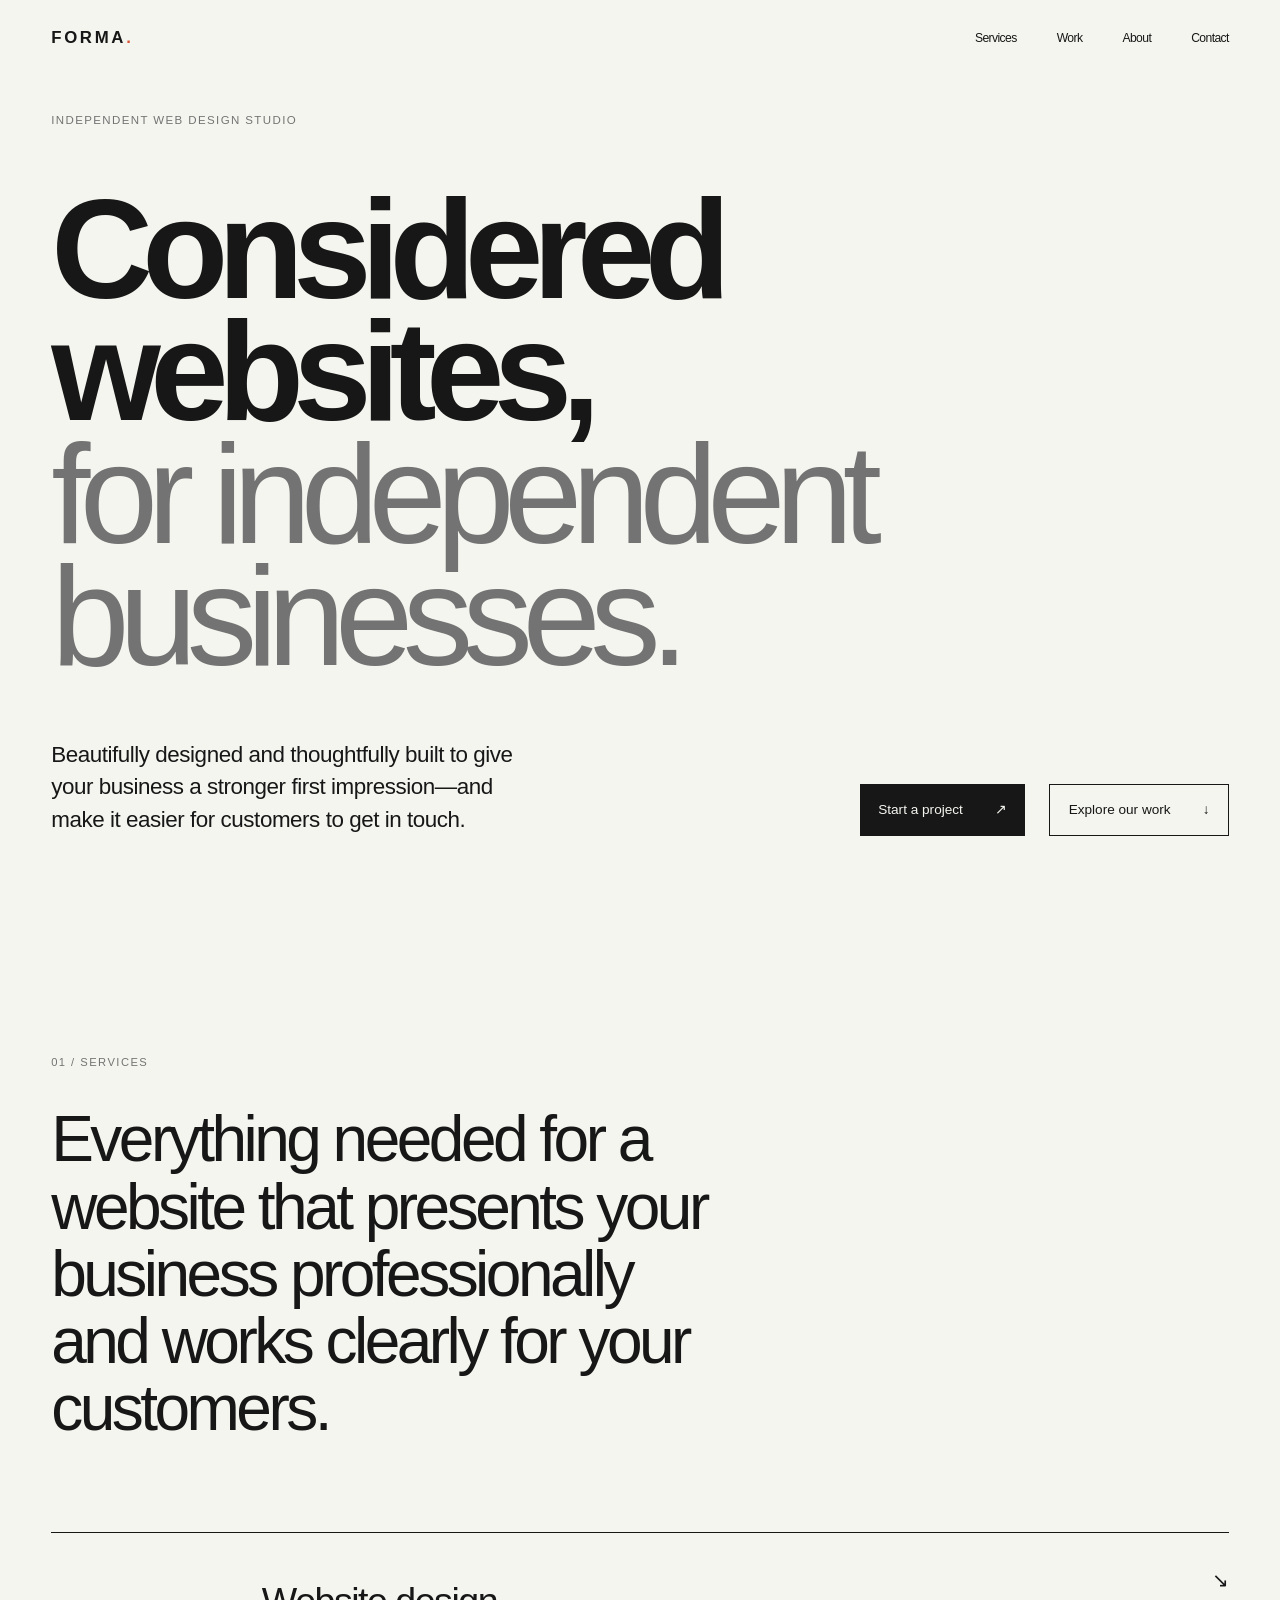
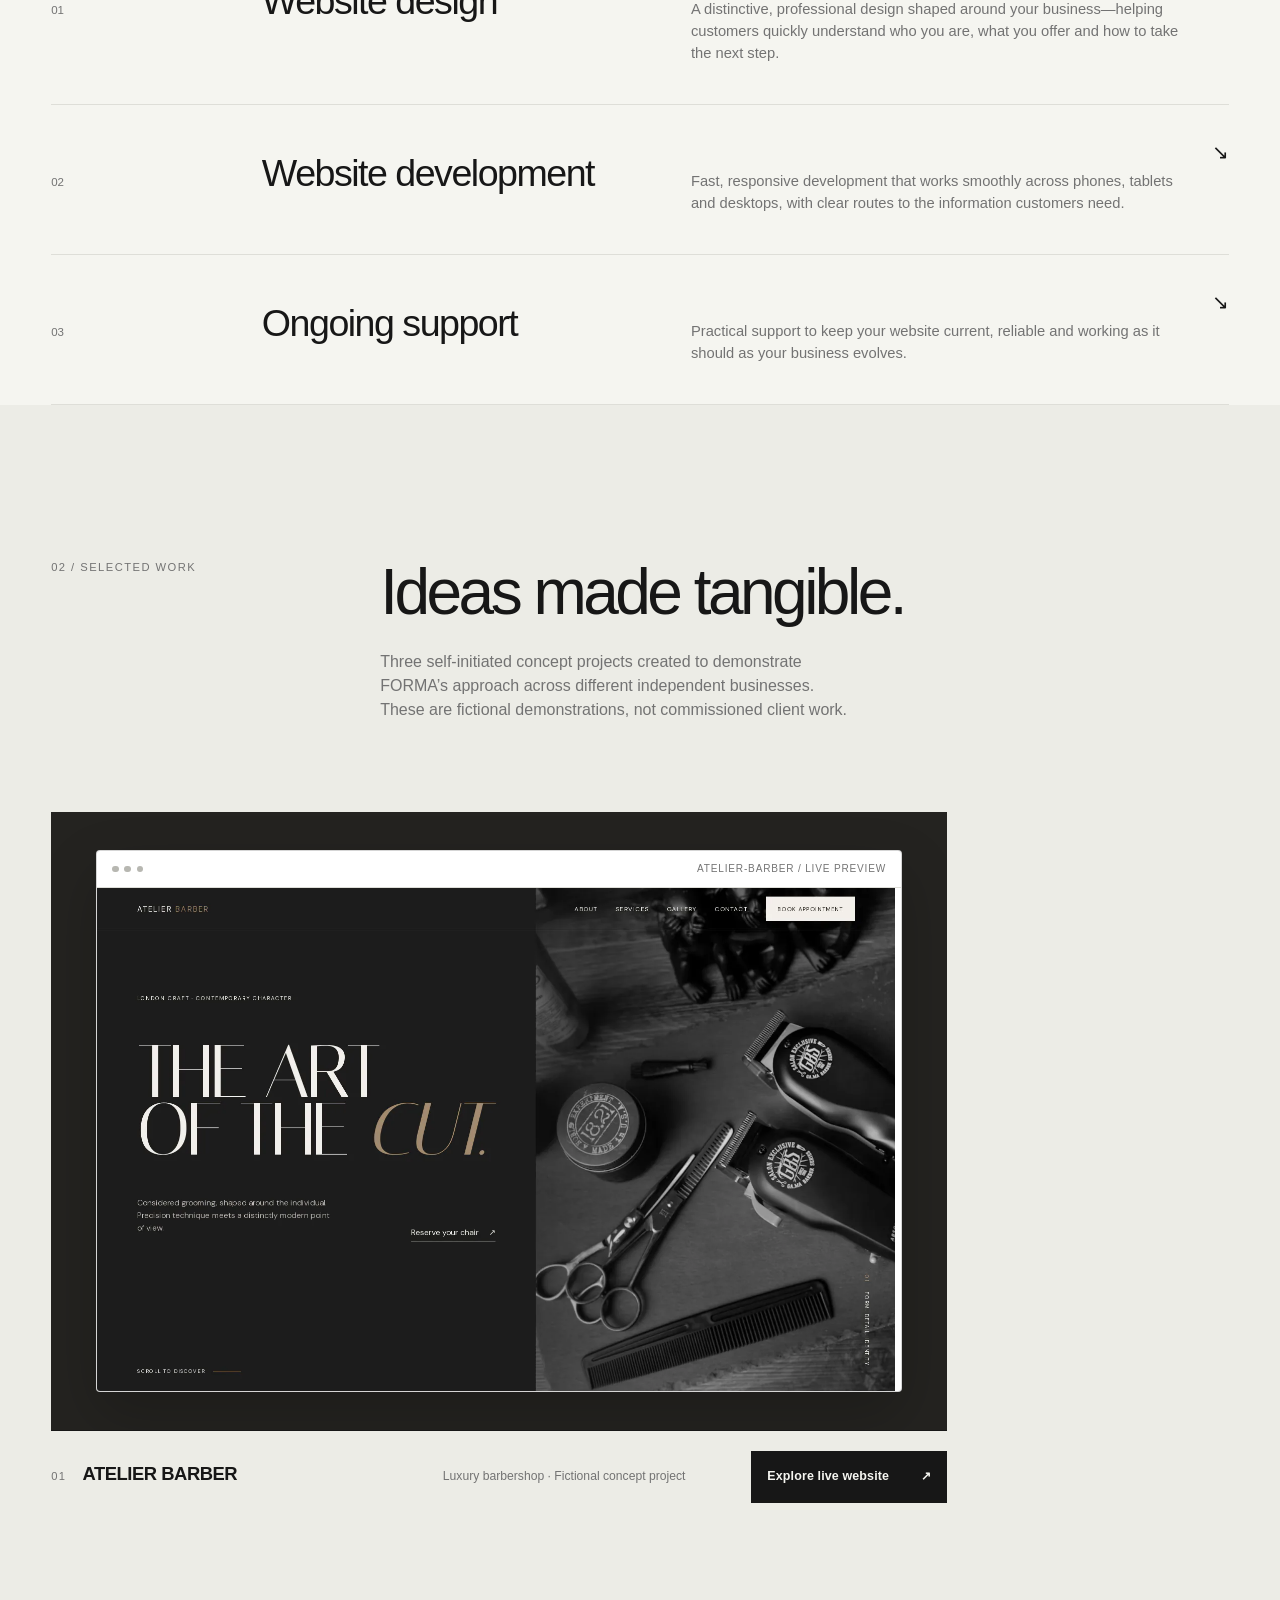
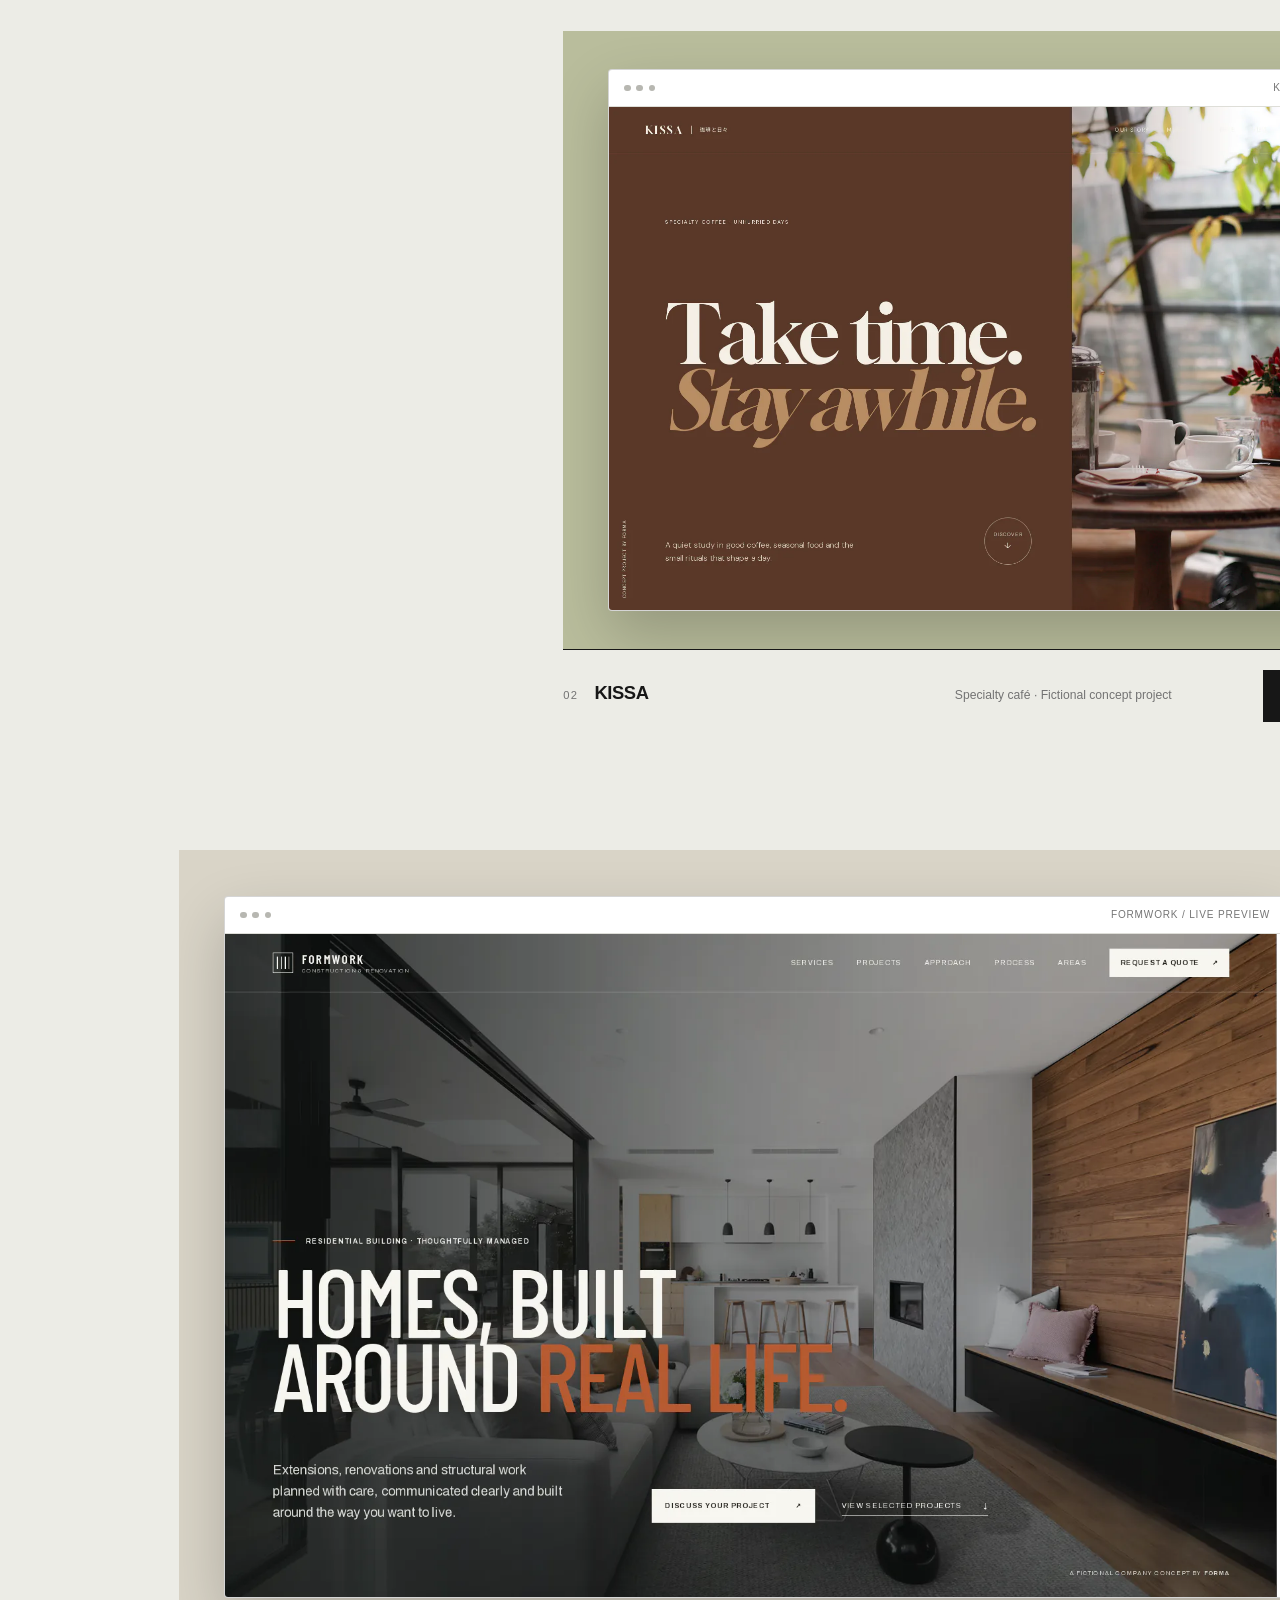
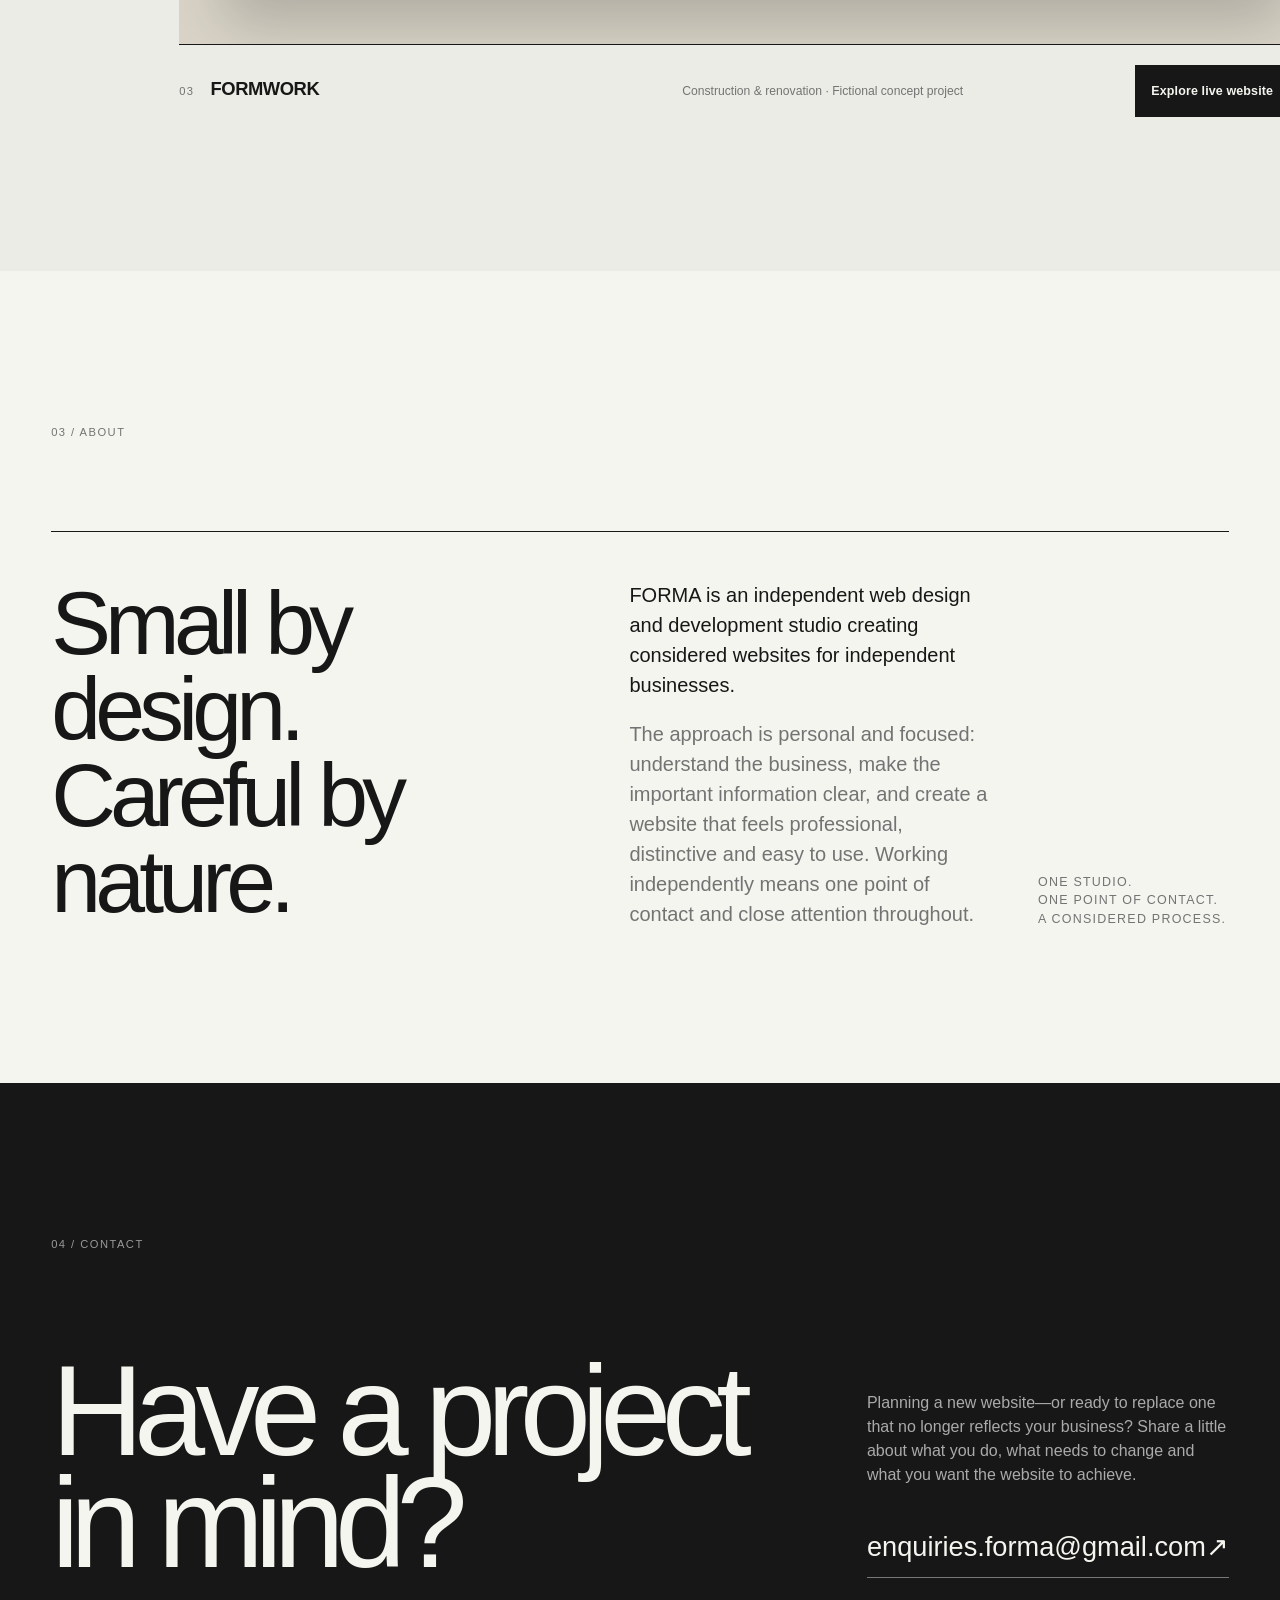
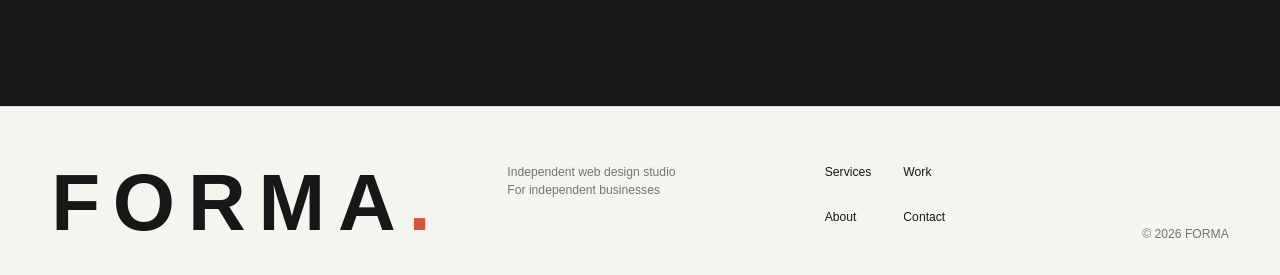
<file: index.html>
<!doctype html>
<html lang="en">
  <head>
    <meta charset="UTF-8" />
    <meta name="viewport" content="width=device-width, initial-scale=1.0" />
    <meta name="description" content="FORMA designs and builds considered websites that help independent businesses make a stronger first impression and make it easier for customers to get in touch." />
    <meta name="theme-color" content="#f5f5f0" />
    <meta property="og:title" content="FORMA — Considered websites for independent businesses" />
    <meta property="og:description" content="Beautifully designed, thoughtfully built websites for independent businesses." />
    <meta property="og:type" content="website" />
    <meta property="og:url" content="https://forma-website-5v5.pages.dev/" />
    <meta property="og:site_name" content="FORMA" />
    <meta property="og:image" content="https://forma-website-5v5.pages.dev/assets/branding/forma-social.png" />
    <meta property="og:image:type" content="image/png" />
    <meta property="og:image:width" content="1200" />
    <meta property="og:image:height" content="630" />
    <meta property="og:image:alt" content="FORMA — Considered websites for independent businesses" />
    <meta name="twitter:card" content="summary_large_image" />
    <meta name="twitter:title" content="FORMA — Considered websites for independent businesses" />
    <meta name="twitter:description" content="Beautifully designed, thoughtfully built websites for independent businesses." />
    <meta name="twitter:image" content="https://forma-website-5v5.pages.dev/assets/branding/forma-social.png" />
    <meta name="twitter:image:alt" content="FORMA — Considered websites for independent businesses" />
    <title>FORMA — Considered websites for independent businesses</title>
    <link rel="canonical" href="https://forma-website-5v5.pages.dev/" />
    <link rel="icon" href="assets/branding/favicon.svg" type="image/svg+xml" />
    <link rel="stylesheet" href="styles.css" />
    <script src="script.js" defer></script>
  </head>
  <body>
    <a class="skip-link" href="#main">Skip to content</a>

    <header class="site-header" data-header>
      <div class="nav-shell">
        <a class="wordmark" href="#top" aria-label="FORMA, back to top">FORMA<span aria-hidden="true">.</span></a>

        <button class="menu-toggle" type="button" aria-expanded="false" aria-controls="primary-navigation">
          <span class="menu-label">Menu</span>
          <span class="menu-icon" aria-hidden="true"><i></i><i></i></span>
        </button>

        <nav class="primary-nav" id="primary-navigation" aria-label="Primary navigation">
          <a href="#services">Services</a>
          <a href="#work">Work</a>
          <a href="#about">About</a>
          <a href="#contact">Contact</a>
        </nav>
      </div>
    </header>

    <main id="main">
      <section class="hero section" id="top" aria-labelledby="hero-title">
        <div class="hero-kicker reveal">
          <p>Independent web design studio</p>
        </div>
        <h1 id="hero-title" class="reveal">Considered websites,<br /><span>for independent businesses.</span></h1>
        <div class="hero-bottom reveal">
          <p class="hero-intro">Beautifully designed and thoughtfully built to give your business a stronger first impression—and make it easier for customers to get in touch.</p>
          <div class="actions">
            <a class="button button-primary" href="#contact">Start a project <span aria-hidden="true">↗</span></a>
            <a class="button button-secondary" href="#work">Explore our work <span aria-hidden="true">↓</span></a>
          </div>
        </div>
      </section>

      <section class="section services" id="services" aria-labelledby="services-title">
        <header class="section-heading reveal">
          <p class="eyebrow">01 / Services</p>
          <h2 id="services-title">Everything needed for a website that presents your business professionally and works clearly for your customers.</h2>
        </header>

        <div class="service-list">
          <article class="service-item reveal">
            <p class="service-number">01</p>
            <h3>Website design</h3>
            <p>A distinctive, professional design shaped around your business—helping customers quickly understand who you are, what you offer and how to take the next step.</p>
            <span class="service-mark" aria-hidden="true">↘</span>
          </article>
          <article class="service-item reveal">
            <p class="service-number">02</p>
            <h3>Website development</h3>
            <p>Fast, responsive development that works smoothly across phones, tablets and desktops, with clear routes to the information customers need.</p>
            <span class="service-mark" aria-hidden="true">↘</span>
          </article>
          <article class="service-item reveal">
            <p class="service-number">03</p>
            <h3>Ongoing support</h3>
            <p>Practical support to keep your website current, reliable and working as it should as your business evolves.</p>
            <span class="service-mark" aria-hidden="true">↘</span>
          </article>
        </div>
      </section>

      <section class="section work" id="work" aria-labelledby="work-title">
        <header class="section-heading split-heading reveal">
          <p class="eyebrow">02 / Selected work</p>
          <div>
            <h2 id="work-title">Ideas made tangible.</h2>
            <p class="section-note">Three self-initiated concept projects created to demonstrate FORMA’s approach across different independent businesses. These are fictional demonstrations, not commissioned client work.</p>
          </div>
        </header>

        <div class="projects">
          <article class="project reveal">
            <a class="project-showcase" href="demos/atelier-barber/" aria-labelledby="atelier-title atelier-cta" aria-describedby="atelier-description">
              <div class="project-visual visual-barber">
                <div class="browser-frame" aria-hidden="true">
                  <div class="browser-bar"><span class="browser-dots"><i></i><i></i><i></i></span><span>atelier-barber / live preview</span></div>
                  <img src="assets/projects/atelier-barber.webp" alt="" width="1600" height="1000" decoding="async" fetchpriority="high" />
                </div>
              </div>
              <div class="project-meta">
                <div><p class="project-index">01</p><h3 id="atelier-title">ATELIER BARBER</h3></div>
                <p id="atelier-description">Luxury barbershop · Fictional concept project</p>
                <span class="project-cta" id="atelier-cta">Explore live website <span aria-hidden="true">↗</span></span>
              </div>
            </a>
          </article>

          <article class="project reveal">
            <a class="project-showcase" href="demos/kissa/" aria-labelledby="kissa-title kissa-cta" aria-describedby="kissa-description">
              <div class="project-visual visual-cafe">
                <div class="browser-frame" aria-hidden="true">
                  <div class="browser-bar"><span class="browser-dots"><i></i><i></i><i></i></span><span>kissa / live preview</span></div>
                  <img src="assets/projects/kissa.webp" alt="" width="1600" height="1000" decoding="async" />
                </div>
              </div>
              <div class="project-meta">
                <div><p class="project-index">02</p><h3 id="kissa-title">KISSA</h3></div>
                <p id="kissa-description">Specialty café · Fictional concept project</p>
                <span class="project-cta" id="kissa-cta">Explore live website <span aria-hidden="true">↗</span></span>
              </div>
            </a>
          </article>

          <article class="project reveal">
            <a class="project-showcase" href="demos/formwork/" aria-labelledby="formwork-title formwork-cta" aria-describedby="formwork-description">
              <div class="project-visual visual-trade">
                <div class="browser-frame" aria-hidden="true">
                  <div class="browser-bar"><span class="browser-dots"><i></i><i></i><i></i></span><span>formwork / live preview</span></div>
                  <img src="assets/projects/formwork.webp" alt="" width="1600" height="1000" decoding="async" />
                </div>
              </div>
              <div class="project-meta">
                <div><p class="project-index">03</p><h3 id="formwork-title">FORMWORK</h3></div>
                <p id="formwork-description">Construction &amp; renovation · Fictional concept project</p>
                <span class="project-cta" id="formwork-cta">Explore live website <span aria-hidden="true">↗</span></span>
              </div>
            </a>
          </article>
        </div>
      </section>

      <section class="section about" id="about" aria-labelledby="about-title">
        <header class="section-heading reveal">
          <p class="eyebrow">03 / About</p>
        </header>
        <div class="about-grid">
          <h2 id="about-title" class="reveal">Small by design.<br />Careful by nature.</h2>
          <div class="about-copy reveal">
            <p>FORMA is an independent web design and development studio creating considered websites for independent businesses.</p>
            <p>The approach is personal and focused: understand the business, make the important information clear, and create a website that feels professional, distinctive and easy to use. Working independently means one point of contact and close attention throughout.</p>
          </div>
          <p class="about-aside reveal">One studio.<br />One point of contact.<br />A considered process.</p>
        </div>
      </section>

      <section class="section contact" id="contact" aria-labelledby="contact-title">
        <p class="eyebrow reveal">04 / Contact</p>
        <div class="contact-grid">
          <h2 id="contact-title" class="reveal">Have a project<br />in mind?</h2>
          <div class="contact-action reveal">
            <p>Planning a new website—or ready to replace one that no longer reflects your business? Share a little about what you do, what needs to change and what you want the website to achieve.</p>
            <a href="mailto:enquiries.forma@gmail.com" aria-label="Email FORMA at enquiries dot forma at gmail dot com">enquiries.forma@gmail.com <span aria-hidden="true">↗</span></a>
          </div>
        </div>
      </section>
    </main>

    <footer class="site-footer">
      <a class="wordmark footer-mark" href="#top">FORMA<span aria-hidden="true">.</span></a>
      <p>Independent web design studio<br />For independent businesses</p>
      <nav aria-label="Footer navigation">
        <a href="#services">Services</a>
        <a href="#work">Work</a>
        <a href="#about">About</a>
        <a href="#contact">Contact</a>
      </nav>
      <p class="copyright">© <span data-year>2026</span> FORMA</p>
    </footer>
  </body>
</html>
</file>
<file: styles.css>
:root {
  --paper: #f5f5f0;
  --ink: #171717;
  --muted: #737373;
  --line: #deded8;
  --white: #fff;
  --accent: #d75635;
  --pad: clamp(1.25rem, 4vw, 4.5rem);
  --max: 1600px;
  --ease: cubic-bezier(0.22, 1, 0.36, 1);
}

*, *::before, *::after { box-sizing: border-box; }
html { scroll-behavior: smooth; }
body {
  margin: 0;
  background: var(--paper);
  color: var(--ink);
  font-family: Inter, ui-sans-serif, -apple-system, BlinkMacSystemFont, "Segoe UI", sans-serif;
  font-size: 1rem;
  line-height: 1.5;
  -webkit-font-smoothing: antialiased;
}
body.menu-open { overflow: hidden; }
a { color: inherit; text-decoration: none; }
button { color: inherit; font: inherit; }
p, h1, h2, h3 { margin: 0; }

.skip-link {
  position: fixed;
  z-index: 100;
  left: 1rem;
  top: 1rem;
  padding: .7rem 1rem;
  background: var(--ink);
  color: var(--paper);
  transform: translateY(-180%);
  transition: transform .2s;
}
.skip-link:focus { transform: translateY(0); }

.site-header {
  position: fixed;
  z-index: 20;
  top: 0;
  left: 0;
  width: 100%;
  border-bottom: 1px solid transparent;
  transition: background .25s, border-color .25s;
}
.site-header.scrolled { background: rgb(245 245 240 / 92%); border-color: var(--line); backdrop-filter: blur(12px); }
.nav-shell {
  display: flex;
  align-items: center;
  justify-content: space-between;
  max-width: var(--max);
  height: 4.75rem;
  margin: 0 auto;
  padding: 0 var(--pad);
}
.wordmark { font-size: 1.05rem; font-weight: 800; letter-spacing: .16em; }
.wordmark span { color: var(--accent); }
.menu-toggle { display: flex; align-items: center; gap: .7rem; border: 0; background: none; cursor: pointer; }
.menu-label { font-size: .75rem; text-transform: uppercase; letter-spacing: .1em; }
.menu-icon { display: grid; gap: 5px; width: 21px; }
.menu-icon i { display: block; height: 1px; background: currentColor; transition: transform .25s, opacity .25s; }
.menu-toggle[aria-expanded="true"] .menu-icon i:first-child { transform: translateY(3px) rotate(45deg); }
.menu-toggle[aria-expanded="true"] .menu-icon i:last-child { transform: translateY(-3px) rotate(-45deg); }
.primary-nav {
  position: fixed;
  inset: 4.75rem 0 0;
  display: flex;
  flex-direction: column;
  padding: 3rem var(--pad);
  background: var(--paper);
  visibility: hidden;
  opacity: 0;
  transform: translateY(-1rem);
  transition: opacity .25s, transform .25s, visibility .25s;
}
.primary-nav.open { visibility: visible; opacity: 1; transform: none; }
.primary-nav a { padding: 1rem 0; border-bottom: 1px solid var(--line); font-size: clamp(2rem, 10vw, 4rem); letter-spacing: -.05em; }

.section, .site-footer { max-width: var(--max); margin: 0 auto; padding-inline: var(--pad); }
.hero {
  display: flex;
  min-height: 100svh;
  flex-direction: column;
  justify-content: space-between;
  padding-top: 7rem;
  padding-bottom: clamp(2rem, 5vw, 4rem);
}
.hero-kicker { display: flex; justify-content: space-between; color: var(--muted); font-size: .72rem; text-transform: uppercase; letter-spacing: .12em; }
.hero h1 { max-width: 15ch; font-size: clamp(3.4rem, 11vw, 10.5rem); font-weight: 600; line-height: .87; letter-spacing: -.075em; }
.hero h1 span { color: var(--muted); font-weight: 400; }
.hero-bottom { display: grid; gap: 2rem; }
.hero-intro { max-width: 31rem; font-size: clamp(1.05rem, 2vw, 1.4rem); line-height: 1.45; letter-spacing: -.02em; }
.actions { display: flex; flex-wrap: wrap; align-items: center; gap: 1.5rem; }
.button { display: inline-flex; min-height: 3.25rem; align-items: center; justify-content: space-between; gap: 2rem; padding: 0 1.15rem; font-size: .85rem; }
.button-primary { background: var(--ink); color: var(--paper); }
.button-primary:hover, .button-primary:focus-visible { background: var(--accent); }
.button-secondary { border: 1px solid var(--ink); background: transparent; }
.button-secondary:hover, .button-secondary:focus-visible { border-color: var(--accent); background: var(--accent); color: var(--white); }
.text-link { padding-block: .65rem; border-bottom: 1px solid var(--ink); font-size: .85rem; }
.button, .text-link, .primary-nav a, .site-footer a { transition: color .2s, background .2s, opacity .2s; }

.services, .work, .about, .contact { padding-top: clamp(6rem, 12vw, 11rem); }
.section-heading { padding-bottom: clamp(3rem, 7vw, 6rem); }
.eyebrow, .project-index { color: var(--muted); font-size: .7rem; text-transform: uppercase; letter-spacing: .13em; }
.section-heading h2 { max-width: 19ch; margin-top: 2.25rem; font-size: clamp(2rem, 5vw, 4.8rem); font-weight: 450; line-height: 1.05; letter-spacing: -.055em; }
.service-list { border-top: 1px solid var(--ink); }
.service-item { position: relative; display: grid; gap: 1.25rem; padding: 2rem 2.6rem 2rem 0; border-bottom: 1px solid var(--line); }
.service-number { color: var(--muted); font-size: .72rem; }
.service-item h3 { font-size: clamp(1.45rem, 3vw, 2.35rem); font-weight: 450; letter-spacing: -.04em; }
.service-item > p:nth-of-type(2) { max-width: 31rem; color: var(--muted); font-size: .92rem; }
.service-mark { position: absolute; top: 2rem; right: 0; font-size: 1.25rem; transition: transform .3s var(--ease); }
.service-item:hover .service-mark { transform: translate(4px, 4px); }

.split-heading { display: grid; gap: 2rem; }
.split-heading h2 { margin-top: 0; }
.section-note { max-width: 30rem; margin-top: 1.5rem; color: var(--muted); }
.work { position: relative; z-index: 0; padding-bottom: clamp(6rem, 12vw, 11rem); }
.work::before { position: absolute; z-index: -1; inset: 0 calc(50% - 50vw); background: #ecece6; content: ""; }
.projects { display: grid; gap: clamp(4.5rem, 10vw, 9rem); }
.project-showcase { display: block; }
.project-showcase:focus-visible { outline: 2px solid var(--accent); outline-offset: 8px; }
.project-visual { position: relative; display: grid; overflow: hidden; aspect-ratio: 1.45; place-items: center; padding: clamp(.8rem, 3.5vw, 4rem); }
.project-meta { display: grid; gap: 1rem; padding-top: 1.25rem; border-top: 1px solid var(--ink); }
.project-meta > div { display: flex; gap: 1rem; align-items: baseline; }
.project-meta h3 { font-size: 1.15rem; font-weight: 550; letter-spacing: -.025em; }
.project-meta > p { color: var(--muted); font-size: .76rem; }
.project-cta { display: inline-flex; min-height: 3.25rem; align-items: center; justify-content: space-between; gap: 2rem; padding: 0 1rem; background: var(--ink); color: var(--paper); font-size: .78rem; font-weight: 600; letter-spacing: .01em; transition: background .2s, color .2s; }
.project-cta > span { transition: transform .3s var(--ease); }
.visual-barber { background: #242320; }
.visual-cafe { background: #b9bd9c; }
.visual-trade { background: #d9d4c7; }
.browser-frame { overflow: hidden; width: 100%; border: 1px solid rgb(23 23 23 / 18%); border-radius: 4px; background: var(--white); box-shadow: 0 24px 60px rgb(0 0 0 / 20%); transition: transform .45s var(--ease), box-shadow .45s var(--ease); }
.browser-bar { display: flex; min-height: clamp(1.6rem, 3vw, 2.35rem); align-items: center; justify-content: space-between; padding-inline: clamp(.55rem, 1.2vw, 1rem); border-bottom: 1px solid var(--line); color: #757575; font-size: clamp(.42rem, .8vw, .63rem); letter-spacing: .08em; text-transform: uppercase; }
.browser-dots { display: flex; gap: clamp(.2rem, .45vw, .4rem); }
.browser-dots i { display: block; width: clamp(.26rem, .5vw, .42rem); aspect-ratio: 1; border-radius: 50%; background: #b7b7b1; }
.browser-frame img { display: block; width: 100%; height: auto; transition: transform .55s var(--ease); }

@media (hover: hover) {
  .project-showcase:hover .browser-frame { transform: translateY(-5px); box-shadow: 0 30px 70px rgb(0 0 0 / 25%); }
  .project-showcase:hover .browser-frame img { transform: scale(1.008); }
  .project-showcase:hover .project-cta { background: var(--accent); }
  .project-showcase:hover .project-cta > span { transform: translate(3px, -3px); }
}
.project-showcase:focus-visible .project-cta { background: var(--accent); }

.about-grid { display: grid; gap: 3rem; padding-block: clamp(1rem, 4vw, 3rem) clamp(6rem, 12vw, 11rem); border-top: 1px solid var(--ink); }
.about h2 { font-size: clamp(2.6rem, 7vw, 6.5rem); font-weight: 450; line-height: .96; letter-spacing: -.065em; }
.about-copy { display: grid; gap: 1.2rem; max-width: 36rem; font-size: clamp(1rem, 2vw, 1.25rem); }
.about-copy p + p { color: var(--muted); }
.about-aside { align-self: end; color: var(--muted); font-size: .78rem; text-transform: uppercase; letter-spacing: .1em; }

.contact { max-width: none; padding-bottom: clamp(5rem, 10vw, 9rem); background: var(--ink); color: var(--paper); }
.contact > * { max-width: calc(var(--max) - (2 * var(--pad))); margin-inline: auto; }
.contact .eyebrow { color: #999; }
.contact-grid { display: grid; gap: 3rem; margin-top: clamp(3rem, 8vw, 7rem); }
.contact h2 { font-size: clamp(3.2rem, 10vw, 9rem); font-weight: 450; line-height: .87; letter-spacing: -.075em; }
.contact-action { align-self: end; }
.contact-action > p { max-width: 26rem; color: #aaa; }
.contact-action a { display: flex; justify-content: space-between; margin-top: 2.5rem; padding-bottom: .6rem; border-bottom: 1px solid #777; font-size: clamp(1.1rem, 2.4vw, 1.7rem); }
.contact-action a:hover, .contact-action a:focus-visible { border-color: var(--paper); }
.contact-action small { display: block; margin-top: .7rem; color: #888; font-size: .67rem; letter-spacing: .04em; }

.site-footer { display: grid; gap: 2.5rem; padding-top: 3.5rem; padding-bottom: 2rem; border-top: 1px solid var(--line); font-size: .76rem; }
.footer-mark { font-size: clamp(2rem, 7vw, 5rem); line-height: 1; }
.site-footer > p { color: var(--muted); }
.site-footer nav { display: grid; grid-template-columns: repeat(2, max-content); gap: .6rem 2rem; }
.site-footer nav a:hover, .site-footer nav a:focus-visible { color: var(--accent); }
.copyright { align-self: end; }

.reveal { opacity: 0; transform: translateY(24px); transition: opacity .75s var(--ease), transform .75s var(--ease); }
.reveal.is-visible { opacity: 1; transform: none; }
:focus-visible { outline: 2px solid var(--accent); outline-offset: 4px; }

@media (min-width: 48rem) {
  .menu-toggle { display: none; }
  .primary-nav { position: static; display: flex; visibility: visible; opacity: 1; transform: none; flex-direction: row; gap: 2.5rem; padding: 0; background: none; }
  .primary-nav a { padding: .4rem 0; border: 0; font-size: .76rem; }
  .primary-nav a:hover, .primary-nav a:focus-visible { color: var(--muted); }
  .hero-bottom { grid-template-columns: 1fr auto; align-items: end; }
  .service-item { grid-template-columns: .45fr 1fr 1.25fr; align-items: baseline; gap: 2rem; padding-block: 2.5rem; }
  .split-heading { grid-template-columns: .7fr 2fr; }
  .project-meta { grid-template-columns: 1fr .65fr .65fr; align-items: baseline; }
  .project-cta { justify-self: end; }
  .about-grid { grid-template-columns: 1.25fr .85fr .45fr; }
  .contact-grid { grid-template-columns: 1.4fr .6fr; }
  .site-footer { grid-template-columns: 1.2fr .8fr .8fr auto; }
}

@media (min-width: 75rem) {
  .projects { grid-template-columns: repeat(12, 1fr); }
  .project { grid-column: span 8; }
  .project:nth-child(2) { grid-column: 5 / span 8; }
  .project:nth-child(3) { grid-column: 2 / span 10; }
}

@media (prefers-reduced-motion: reduce) {
  html { scroll-behavior: auto; }
  *, *::before, *::after { scroll-behavior: auto !important; transition-duration: .01ms !important; animation-duration: .01ms !important; animation-iteration-count: 1 !important; }
  .reveal { opacity: 1; transform: none; }
  .project-showcase:hover .browser-frame, .project-showcase:hover .browser-frame img, .project-showcase:hover .project-cta > span { transform: none; }
}
</file>
